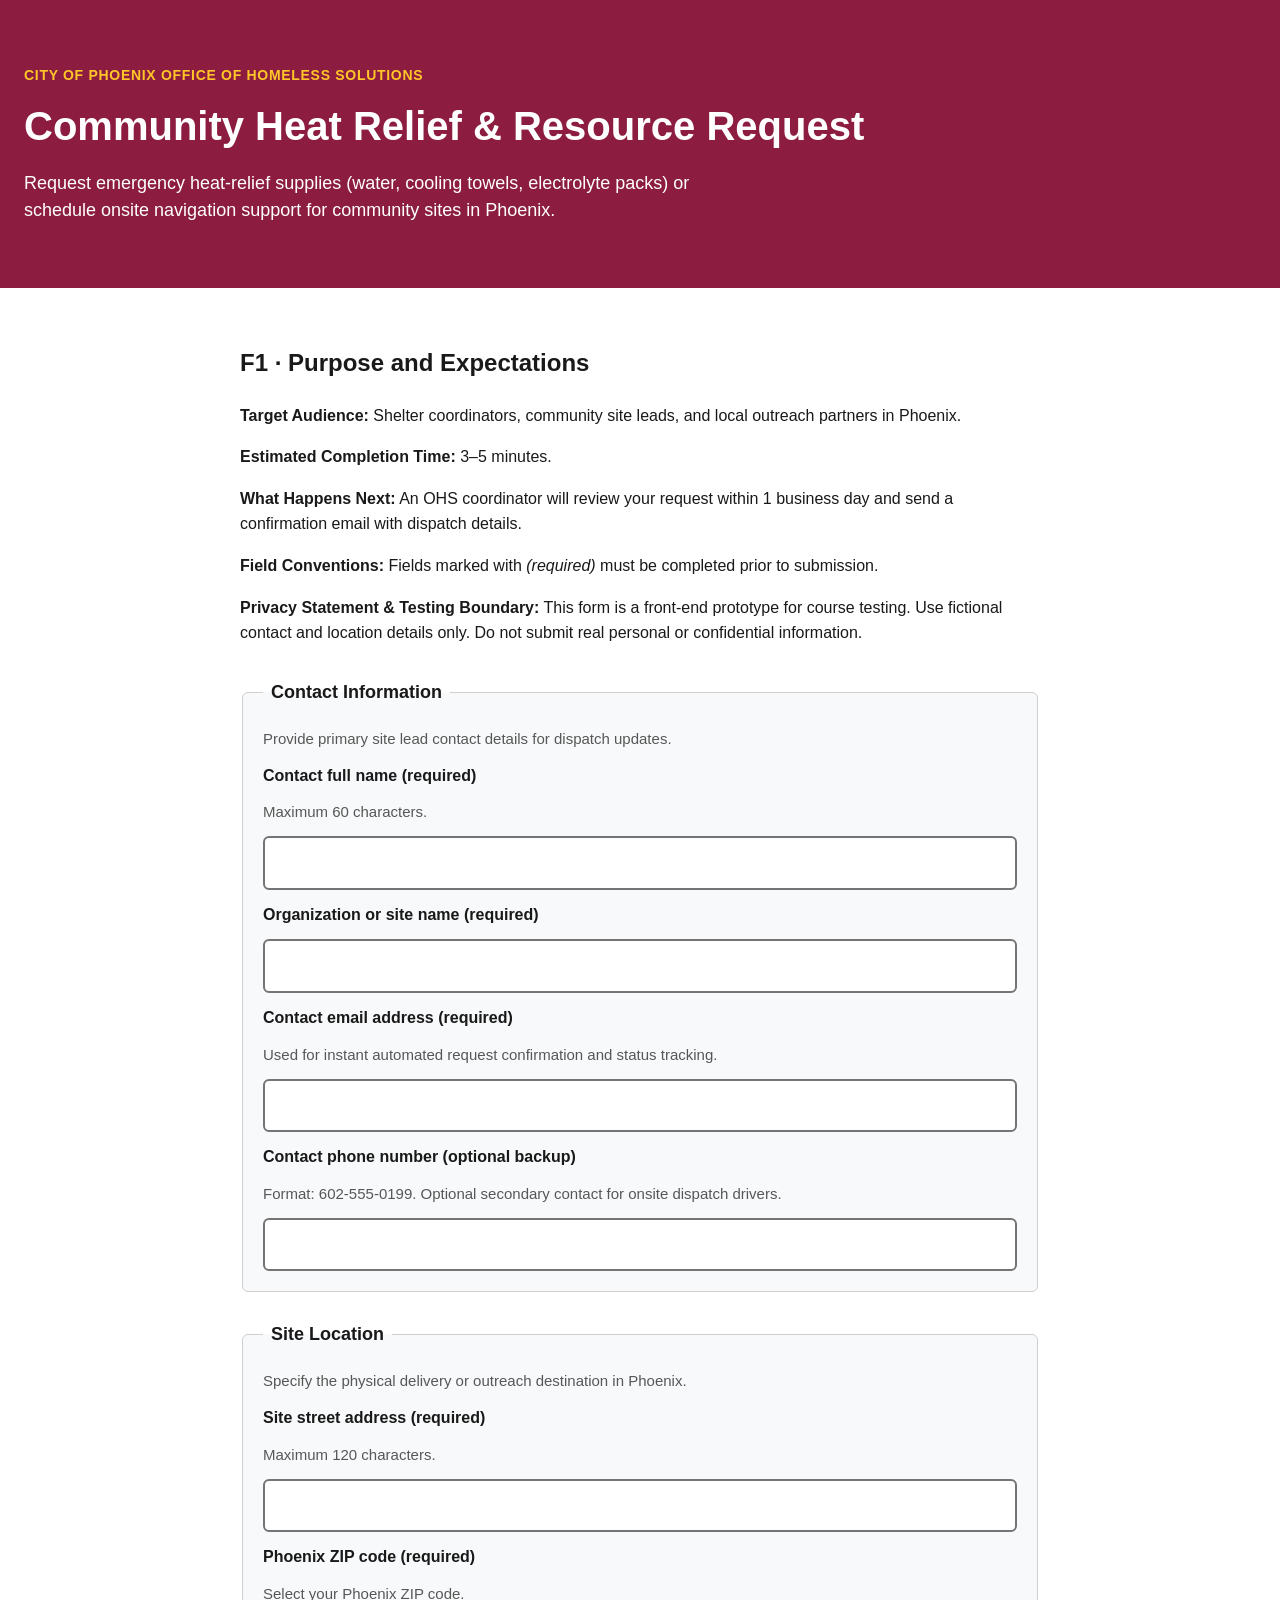
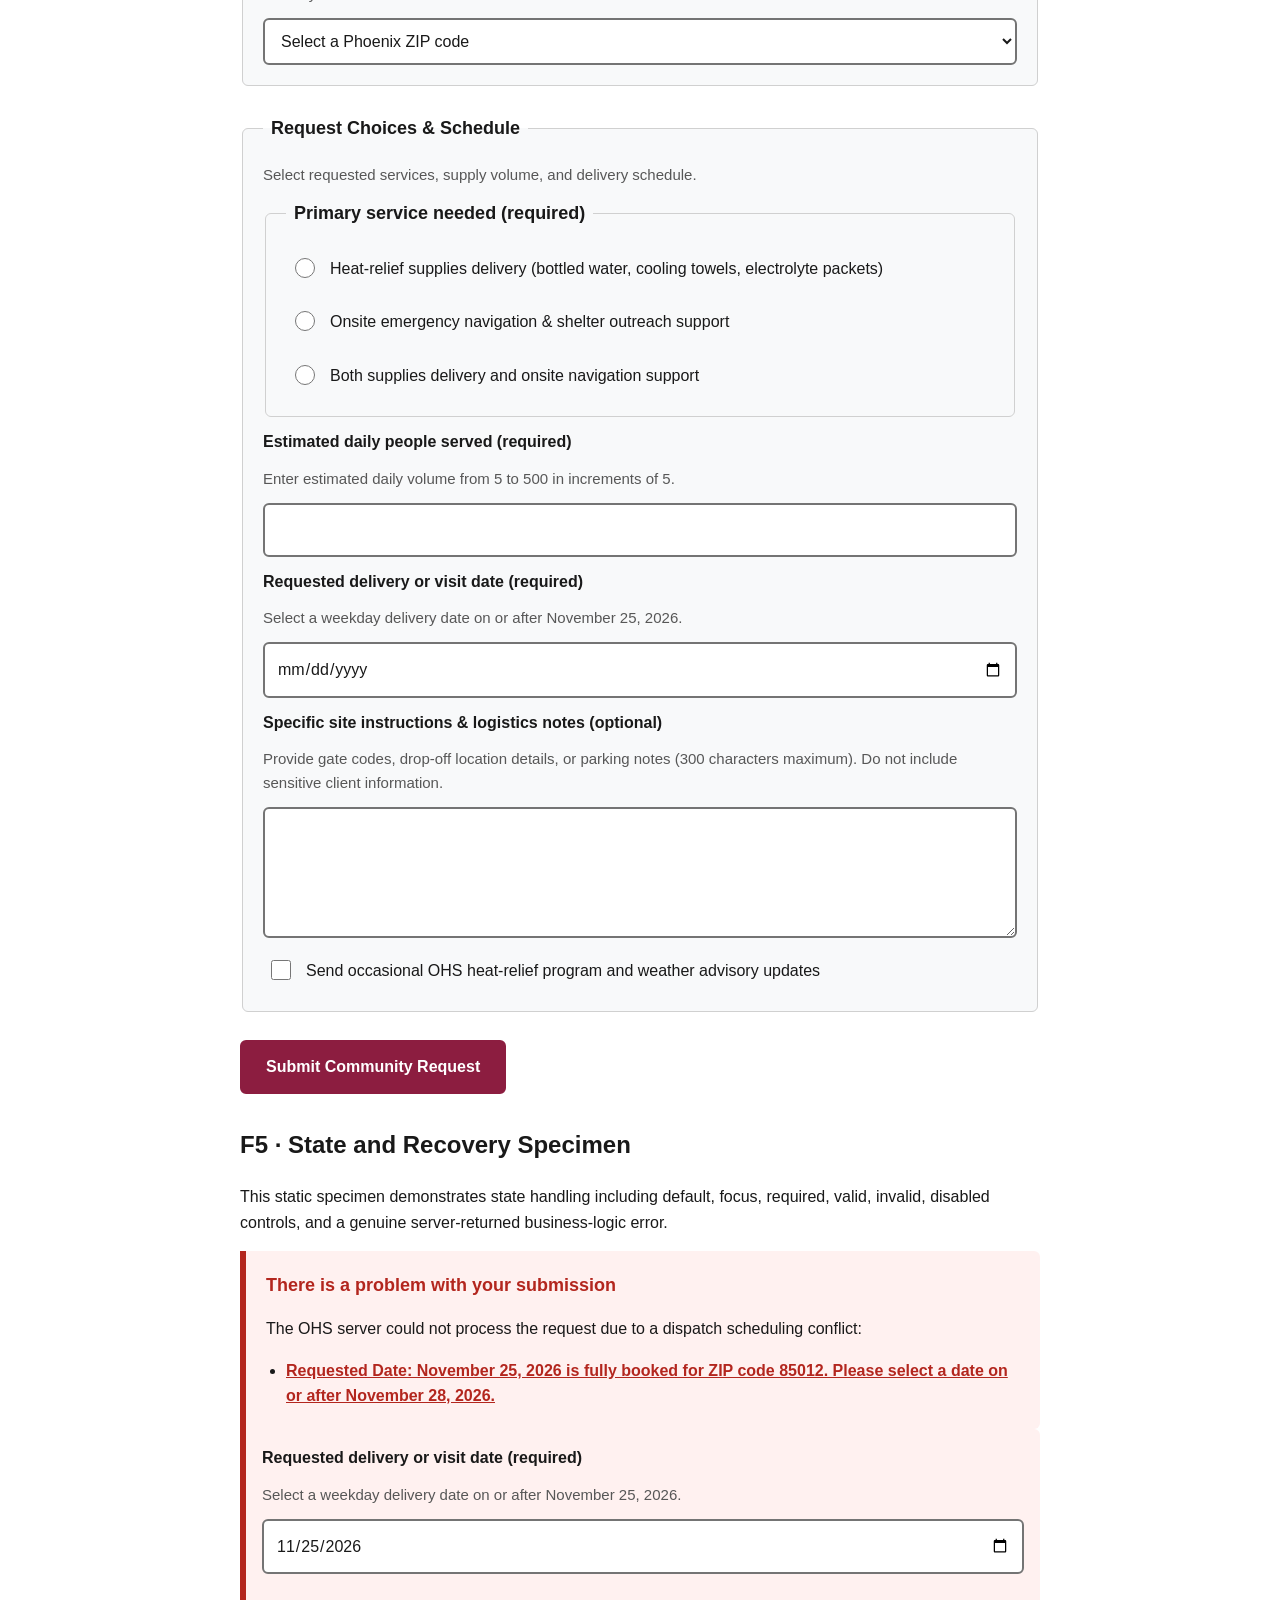
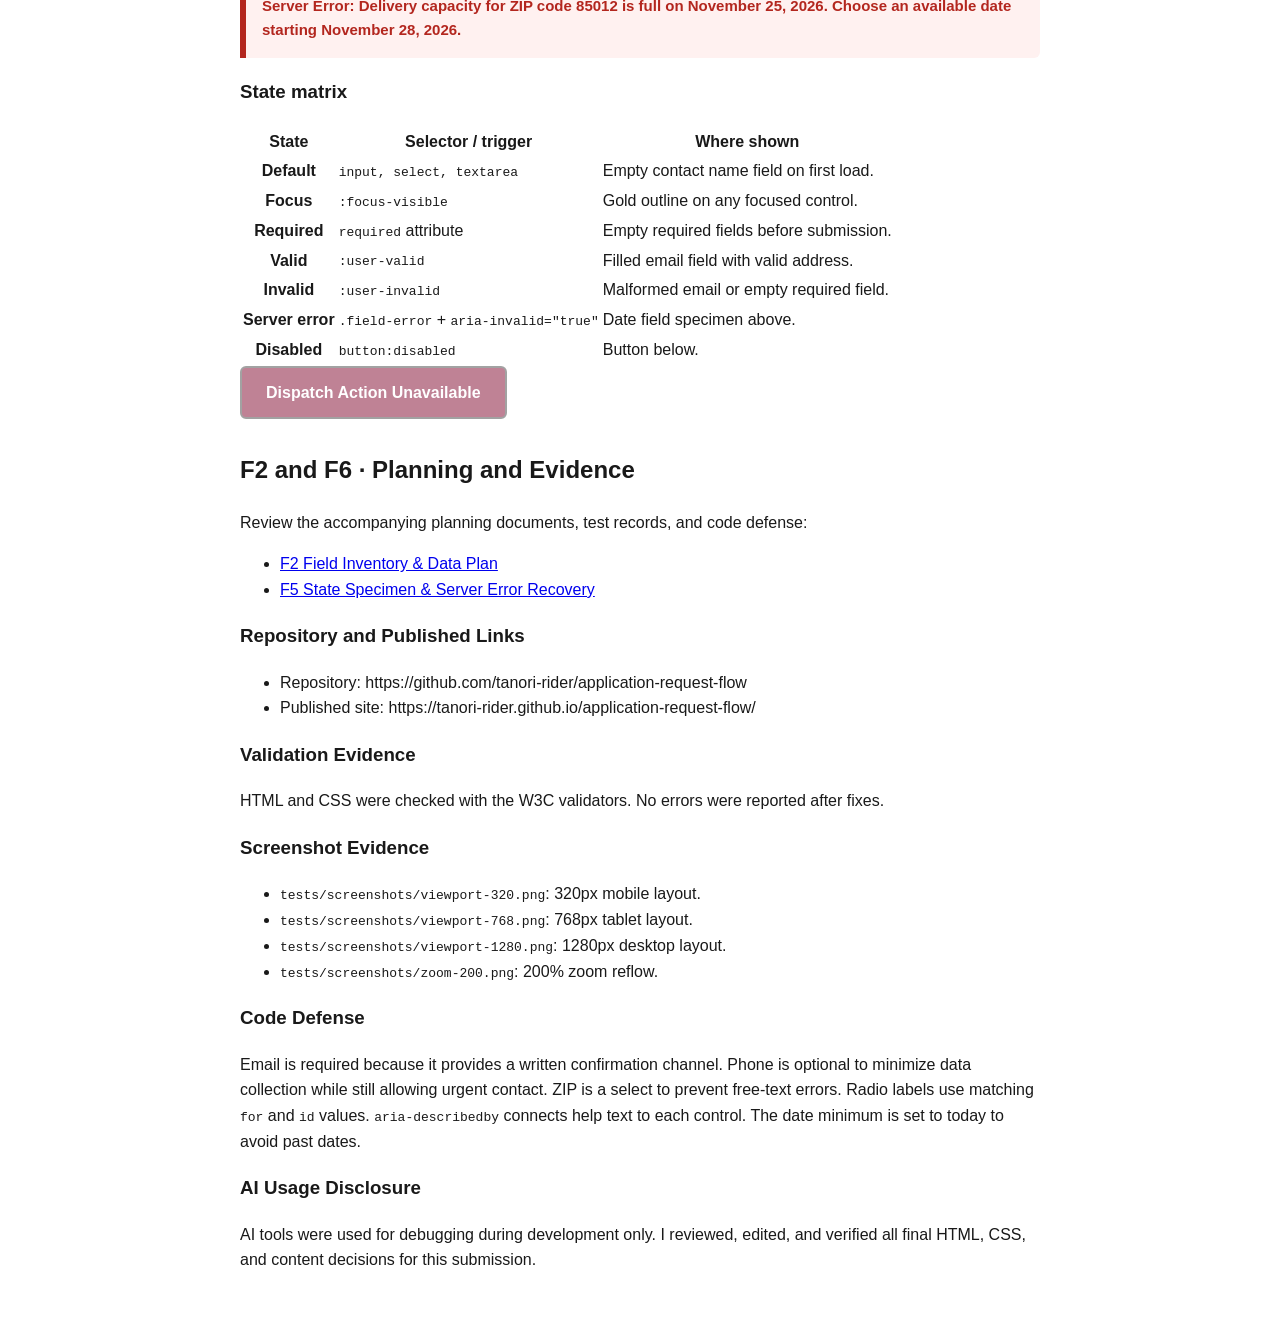
<file: index.html>
<!doctype html>
<html lang="en">
  <head>
    <meta charset="utf-8" />
    <meta name="viewport" content="width=device-width,initial-scale=1" />
    <title>City of Phoenix OHS — Heat Relief Request</title>
    <link rel="stylesheet" href="styles.css" />
  </head>
  <body>
    <header class="page-header">
      <p class="eyebrow">City of Phoenix Office of Homeless Solutions</p>
      <h1>Community Heat Relief &amp; Resource Request</h1>
      <p class="lede">
        Request emergency heat-relief supplies (water, cooling towels,
        electrolyte packs) or schedule onsite navigation support for community
        sites in Phoenix.
      </p>
    </header>

    <main>
      <section id="expectations">
        <h2>F1 · Purpose and Expectations</h2>
        <div class="expectation-card">
          <p>
            <strong>Target Audience:</strong> Shelter coordinators, community
            site leads, and local outreach partners in Phoenix.
          </p>
          <p><strong>Estimated Completion Time:</strong> 3–5 minutes.</p>
          <p>
            <strong>What Happens Next:</strong> An OHS coordinator will review
            your request within 1 business day and send a confirmation email
            with dispatch details.
          </p>
          <p>
            <strong>Field Conventions:</strong> Fields marked with
            <em>(required)</em> must be completed prior to submission.
          </p>
          <p>
            <strong>Privacy Statement &amp; Testing Boundary:</strong> This form
            is a front-end prototype for course testing. Use fictional contact
            and location details only. Do not submit real personal or
            confidential information.
          </p>
        </div>
      </section>

      <form action="" method="get">
        <fieldset>
          <legend>Contact Information</legend>
          <p class="help">
            Provide primary site lead contact details for dispatch updates.
          </p>

          <div class="field">
            <label for="contact_name">Contact full name (required)</label>
            <p class="help" id="name-help">Maximum 60 characters.</p>
            <input
              id="contact_name"
              name="contact_name"
              type="text"
              autocomplete="name"
              maxlength="60"
              aria-describedby="name-help"
              required
            />
          </div>

          <div class="field">
            <label for="organization"
              >Organization or site name (required)</label
            >
            <input
              id="organization"
              name="organization"
              type="text"
              autocomplete="organization"
              maxlength="80"
              required
            />
          </div>

          <div class="field">
            <label for="email">Contact email address (required)</label>
            <p class="help" id="email-help">
              Used for instant automated request confirmation and status
              tracking.
            </p>
            <input
              id="email"
              name="email"
              type="email"
              autocomplete="email"
              inputmode="email"
              aria-describedby="email-help"
              required
            />
          </div>

          <div class="field">
            <label for="phone">Contact phone number (optional backup)</label>
            <p class="help" id="phone-help">
              Format: 602-555-0199. Optional secondary contact for onsite
              dispatch drivers.
            </p>
            <input
              id="phone"
              name="phone"
              type="tel"
              autocomplete="tel"
              inputmode="tel"
              aria-describedby="phone-help"
              pattern="^\d{3}-\d{3}-\d{4}$"
            />
          </div>
        </fieldset>

        <fieldset>
          <legend>Site Location</legend>
          <p class="help">
            Specify the physical delivery or outreach destination in Phoenix.
          </p>

          <div class="field">
            <label for="site_address">Site street address (required)</label>
            <p class="help" id="address-help">Maximum 120 characters.</p>
            <input
              id="site_address"
              name="site_address"
              type="text"
              autocomplete="street-address"
              maxlength="120"
              aria-describedby="address-help"
              required
            />
          </div>

          <div class="field">
            <label for="zip_code">Phoenix ZIP code (required)</label>
            <p class="help" id="zip-help">Select your Phoenix ZIP code.</p>
            <select
              id="zip_code"
              name="zip_code"
              autocomplete="postal-code"
              aria-describedby="zip-help"
              required
            >
              <option value="">Select a Phoenix ZIP code</option>
              <option value="85003">85003 — Downtown Phoenix</option>
              <option value="85004">85004 — Central City</option>
              <option value="85006">85006 — Garfield / East Phoenix</option>
              <option value="85007">85007 — Capitol / West Phoenix</option>
              <option value="85008">85008 — Gateway / East Thomas</option>
              <option value="85009">85009 — Encanto / West Phoenix</option>
              <option value="85012">85012 — Midtown Phoenix</option>
              <option value="85013">85013 — Uptown / Camelback</option>
              <option value="85014">85014 — North Central</option>
              <option value="85015">85015 — Alhambra</option>
            </select>
          </div>
        </fieldset>

        <fieldset>
          <legend>Request Choices &amp; Schedule</legend>
          <p class="help">
            Select requested services, supply volume, and delivery schedule.
          </p>

          <div class="field">
            <fieldset class="option-group">
              <legend>Primary service needed (required)</legend>
              <label class="choice" for="service_supplies">
                <input
                  type="radio"
                  id="service_supplies"
                  name="service_type"
                  value="supplies"
                  required
                />
                Heat-relief supplies delivery (bottled water, cooling towels,
                electrolyte packets)
              </label>
              <label class="choice" for="service_navigation">
                <input
                  type="radio"
                  id="service_navigation"
                  name="service_type"
                  value="navigation"
                />
                Onsite emergency navigation &amp; shelter outreach support
              </label>
              <label class="choice" for="service_both">
                <input
                  type="radio"
                  id="service_both"
                  name="service_type"
                  value="both"
                />
                Both supplies delivery and onsite navigation support
              </label>
            </fieldset>
          </div>

          <div class="field">
            <label for="daily_count"
              >Estimated daily people served (required)</label
            >
            <p class="help" id="count-help">
              Enter estimated daily volume from 5 to 500 in increments of 5.
            </p>
            <input
              id="daily_count"
              name="daily_count"
              type="number"
              min="5"
              max="500"
              step="5"
              inputmode="numeric"
              aria-describedby="count-help"
              required
            />
          </div>

          <div class="field">
            <label for="request_date"
              >Requested delivery or visit date (required)</label
            >
            <p class="help" id="date-help">
              Select a weekday delivery date on or after November 25, 2026.
            </p>
            <input
              id="request_date"
              name="request_date"
              type="date"
              min="2026-11-25"
              aria-describedby="date-help"
              required
            />
          </div>

          <div class="field">
            <label for="site_notes"
              >Specific site instructions &amp; logistics notes
              (optional)</label
            >
            <p class="help" id="notes-help">
              Provide gate codes, drop-off location details, or parking notes
              (300 characters maximum). Do not include sensitive client
              information.
            </p>
            <textarea
              id="site_notes"
              name="site_notes"
              rows="4"
              maxlength="300"
              aria-describedby="notes-help"
            ></textarea>
          </div>

          <div class="field">
            <label class="choice" for="updates">
              <input id="updates" name="updates" value="yes" type="checkbox" />
              Send occasional OHS heat-relief program and weather advisory
              updates
            </label>
          </div>
        </fieldset>

        <button type="submit">Submit Community Request</button>
      </form>

      <section id="states">
        <h2>F5 · State and Recovery Specimen</h2>
        <p>
          This static specimen demonstrates state handling including default,
          focus, required, valid, invalid, disabled controls, and a genuine
          server-returned business-logic error.
        </p>

        <div
          class="error-summary"
          role="alert"
          aria-labelledby="server-error-heading"
        >
          <h3 id="server-error-heading">
            There is a problem with your submission
          </h3>
          <p>
            The OHS server could not process the request due to a dispatch
            scheduling conflict:
          </p>
          <ul>
            <li>
              <a href="#server-error-date"
                >Requested Date: November 25, 2026 is fully booked for ZIP code
                85012. Please select a date on or after November 28, 2026.</a
              >
            </li>
          </ul>
        </div>

        <div class="field field-error">
          <label for="server-error-date"
            >Requested delivery or visit date (required)</label
          >
          <p class="help" id="server-date-help">
            Select a weekday delivery date on or after November 25, 2026.
          </p>
          <input
            id="server-error-date"
            name="request_date_specimen"
            type="date"
            value="2026-11-25"
            aria-invalid="true"
            aria-describedby="server-error-msg server-date-help"
          />
          <p id="server-error-msg" class="error-message">
            <strong>Server Error:</strong> Delivery capacity for ZIP code 85012
            is full on November 25, 2026. Choose an available date starting
            November 28, 2026.
          </p>
        </div>

        <h3>State matrix</h3>
        <table>
          <thead>
            <tr>
              <th scope="col">State</th>
              <th scope="col">Selector / trigger</th>
              <th scope="col">Where shown</th>
            </tr>
          </thead>
          <tbody>
            <tr>
              <th scope="row">Default</th>
              <td><code>input, select, textarea</code></td>
              <td>Empty contact name field on first load.</td>
            </tr>
            <tr>
              <th scope="row">Focus</th>
              <td><code>:focus-visible</code></td>
              <td>Gold outline on any focused control.</td>
            </tr>
            <tr>
              <th scope="row">Required</th>
              <td><code>required</code> attribute</td>
              <td>Empty required fields before submission.</td>
            </tr>
            <tr>
              <th scope="row">Valid</th>
              <td><code>:user-valid</code></td>
              <td>Filled email field with valid address.</td>
            </tr>
            <tr>
              <th scope="row">Invalid</th>
              <td><code>:user-invalid</code></td>
              <td>Malformed email or empty required field.</td>
            </tr>
            <tr>
              <th scope="row">Server error</th>
              <td>
                <code>.field-error</code> + <code>aria-invalid="true"</code>
              </td>
              <td>Date field specimen above.</td>
            </tr>
            <tr>
              <th scope="row">Disabled</th>
              <td><code>button:disabled</code></td>
              <td>Button below.</td>
            </tr>
          </tbody>
        </table>

        <div class="field">
          <button type="button" disabled>Dispatch Action Unavailable</button>
        </div>
      </section>

      <section id="documentation">
        <h2>F2 and F6 · Planning and Evidence</h2>
        <p>
          Review the accompanying planning documents, test records, and code
          defense:
        </p>
        <ul>
          <li>
            <a href="field-inventory-template.html"
              >F2 Field Inventory &amp; Data Plan</a
            >
          </li>
          <li>
            <a href="#states">F5 State Specimen &amp; Server Error Recovery</a>
          </li>
        </ul>

        <h3>Repository and Published Links</h3>
        <ul>
          <li>
            Repository: https://github.com/tanori-rider/application-request-flow
          </li>
          <li>
            Published site:
            https://tanori-rider.github.io/application-request-flow/
          </li>
        </ul>

        <h3>Validation Evidence</h3>
        <p>
          HTML and CSS were checked with the W3C validators. No errors were
          reported after fixes.
        </p>

        <h3>Screenshot Evidence</h3>
        <ul>
          <li>
            <code>tests/screenshots/viewport-320.png</code>: 320px mobile
            layout.
          </li>
          <li>
            <code>tests/screenshots/viewport-768.png</code>: 768px tablet
            layout.
          </li>
          <li>
            <code>tests/screenshots/viewport-1280.png</code>: 1280px desktop
            layout.
          </li>
          <li>
            <code>tests/screenshots/zoom-200.png</code>: 200% zoom reflow.
          </li>
        </ul>

        <h3>Code Defense</h3>
        <p>
          Email is required because it provides a written confirmation channel.
          Phone is optional to minimize data collection while still allowing
          urgent contact. ZIP is a select to prevent free-text errors. Radio
          labels use matching <code>for</code> and <code>id</code> values.
          <code>aria-describedby</code> connects help text to each control. The
          date minimum is set to today to avoid past dates.
        </p>

        <h3>AI Usage Disclosure</h3>
        <p>
          AI tools were used for debugging during development only. I reviewed,
          edited, and verified all final HTML, CSS, and content decisions for
          this submission.
        </p>
      </section>
    </main>
  </body>
</html>
</file>
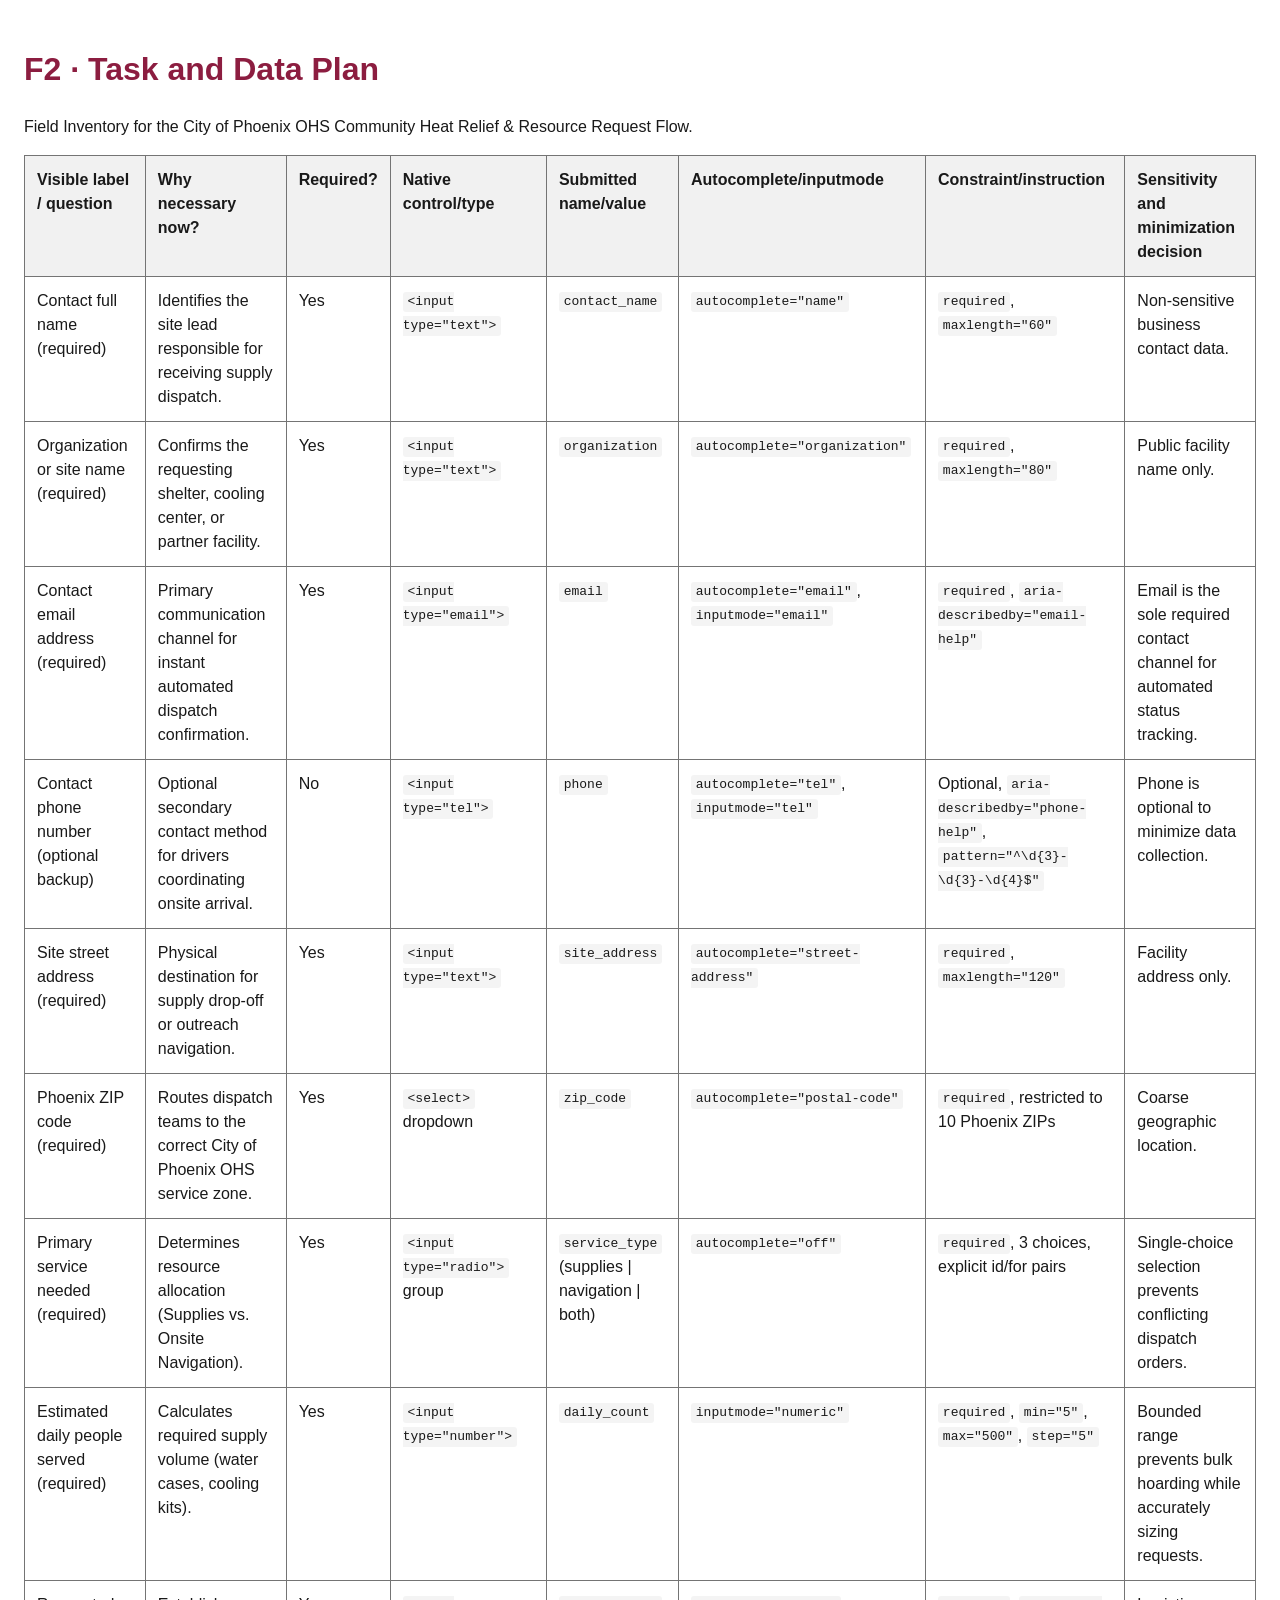
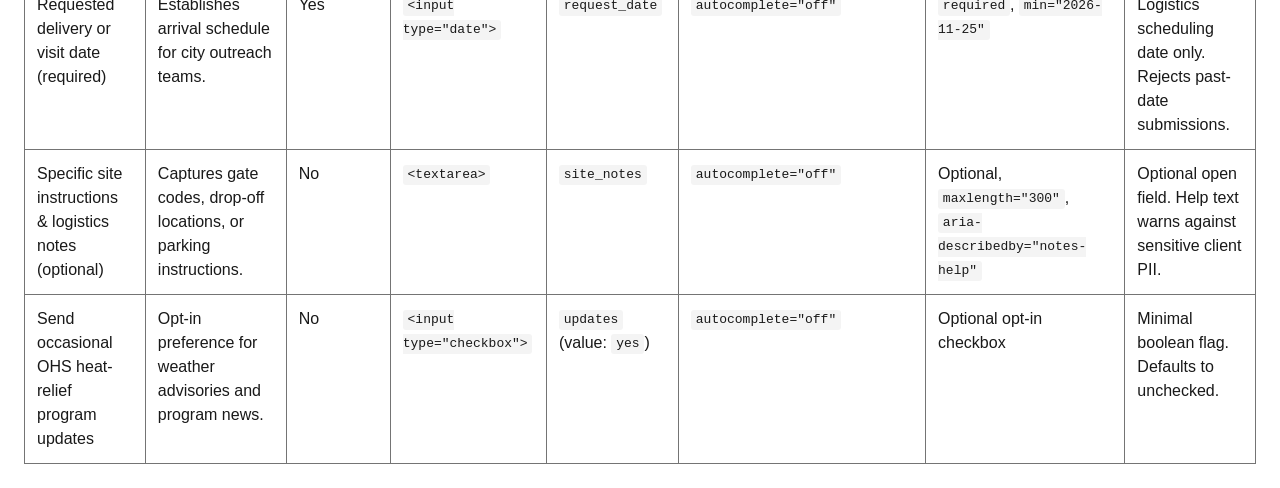
<file: field-inventory-template.html>
<!doctype html>
<html lang="en">
  <head>
    <meta charset="utf-8" />
    <meta name="viewport" content="width=device-width,initial-scale=1" />
    <title>F2 · Task and Data Plan — OHS Heat Relief Request</title>
    <style>
      body {
        font-family: Arial, sans-serif;
        line-height: 1.5;
        max-width: 85rem;
        margin: auto;
        padding: 1.5rem;
        color: #191919;
      }
      h1 {
        color: #8c1d40;
      }
      table {
        width: 100%;
        border-collapse: collapse;
        margin-top: 1rem;
      }
      th,
      td {
        padding: 0.75rem;
        border: 1px solid #747474;
        text-align: left;
        vertical-align: top;
      }
      th {
        background: #f1f1f1;
        color: #191919;
      }
      code {
        background: #f4f4f4;
        padding: 0.15rem 0.3rem;
        border-radius: 3px;
      }
    </style>
  </head>
  <body>
    <h1>F2 · Task and Data Plan</h1>
    <p>
      Field Inventory for the City of Phoenix OHS Community Heat Relief &amp;
      Resource Request Flow.
    </p>

    <table>
      <thead>
        <tr>
          <th>Visible label / question</th>
          <th>Why necessary now?</th>
          <th>Required?</th>
          <th>Native control/type</th>
          <th>Submitted name/value</th>
          <th>Autocomplete/inputmode</th>
          <th>Constraint/instruction</th>
          <th>Sensitivity and minimization decision</th>
        </tr>
      </thead>
      <tbody>
        <tr>
          <td>Contact full name (required)</td>
          <td>
            Identifies the site lead responsible for receiving supply dispatch.
          </td>
          <td>Yes</td>
          <td><code>&lt;input type="text"&gt;</code></td>
          <td><code>contact_name</code></td>
          <td><code>autocomplete="name"</code></td>
          <td><code>required</code>, <code>maxlength="60"</code></td>
          <td>Non-sensitive business contact data.</td>
        </tr>
        <tr>
          <td>Organization or site name (required)</td>
          <td>
            Confirms the requesting shelter, cooling center, or partner
            facility.
          </td>
          <td>Yes</td>
          <td><code>&lt;input type="text"&gt;</code></td>
          <td><code>organization</code></td>
          <td><code>autocomplete="organization"</code></td>
          <td><code>required</code>, <code>maxlength="80"</code></td>
          <td>Public facility name only.</td>
        </tr>
        <tr>
          <td>Contact email address (required)</td>
          <td>
            Primary communication channel for instant automated dispatch
            confirmation.
          </td>
          <td>Yes</td>
          <td><code>&lt;input type="email"&gt;</code></td>
          <td><code>email</code></td>
          <td>
            <code>autocomplete="email"</code>, <code>inputmode="email"</code>
          </td>
          <td>
            <code>required</code>, <code>aria-describedby="email-help"</code>
          </td>
          <td>
            Email is the sole required contact channel for automated status
            tracking.
          </td>
        </tr>
        <tr>
          <td>Contact phone number (optional backup)</td>
          <td>
            Optional secondary contact method for drivers coordinating onsite
            arrival.
          </td>
          <td>No</td>
          <td><code>&lt;input type="tel"&gt;</code></td>
          <td><code>phone</code></td>
          <td><code>autocomplete="tel"</code>, <code>inputmode="tel"</code></td>
          <td>
            Optional, <code>aria-describedby="phone-help"</code>,
            <code>pattern="^\d{3}-\d{3}-\d{4}$"</code>
          </td>
          <td>Phone is optional to minimize data collection.</td>
        </tr>
        <tr>
          <td>Site street address (required)</td>
          <td>
            Physical destination for supply drop-off or outreach navigation.
          </td>
          <td>Yes</td>
          <td><code>&lt;input type="text"&gt;</code></td>
          <td><code>site_address</code></td>
          <td><code>autocomplete="street-address"</code></td>
          <td><code>required</code>, <code>maxlength="120"</code></td>
          <td>Facility address only.</td>
        </tr>
        <tr>
          <td>Phoenix ZIP code (required)</td>
          <td>
            Routes dispatch teams to the correct City of Phoenix OHS service
            zone.
          </td>
          <td>Yes</td>
          <td><code>&lt;select&gt;</code> dropdown</td>
          <td><code>zip_code</code></td>
          <td><code>autocomplete="postal-code"</code></td>
          <td><code>required</code>, restricted to 10 Phoenix ZIPs</td>
          <td>Coarse geographic location.</td>
        </tr>
        <tr>
          <td>Primary service needed (required)</td>
          <td>
            Determines resource allocation (Supplies vs. Onsite Navigation).
          </td>
          <td>Yes</td>
          <td><code>&lt;input type="radio"&gt;</code> group</td>
          <td><code>service_type</code> (supplies | navigation | both)</td>
          <td><code>autocomplete="off"</code></td>
          <td><code>required</code>, 3 choices, explicit id/for pairs</td>
          <td>Single-choice selection prevents conflicting dispatch orders.</td>
        </tr>
        <tr>
          <td>Estimated daily people served (required)</td>
          <td>
            Calculates required supply volume (water cases, cooling kits).
          </td>
          <td>Yes</td>
          <td><code>&lt;input type="number"&gt;</code></td>
          <td><code>daily_count</code></td>
          <td><code>inputmode="numeric"</code></td>
          <td>
            <code>required</code>, <code>min="5"</code>, <code>max="500"</code>,
            <code>step="5"</code>
          </td>
          <td>
            Bounded range prevents bulk hoarding while accurately sizing
            requests.
          </td>
        </tr>
        <tr>
          <td>Requested delivery or visit date (required)</td>
          <td>Establishes arrival schedule for city outreach teams.</td>
          <td>Yes</td>
          <td><code>&lt;input type="date"&gt;</code></td>
          <td><code>request_date</code></td>
          <td><code>autocomplete="off"</code></td>
          <td><code>required</code>, <code>min="2026-11-25"</code></td>
          <td>
            Logistics scheduling date only. Rejects past-date submissions.
          </td>
        </tr>
        <tr>
          <td>Specific site instructions &amp; logistics notes (optional)</td>
          <td>
            Captures gate codes, drop-off locations, or parking instructions.
          </td>
          <td>No</td>
          <td><code>&lt;textarea&gt;</code></td>
          <td><code>site_notes</code></td>
          <td><code>autocomplete="off"</code></td>
          <td>
            Optional, <code>maxlength="300"</code>,
            <code>aria-describedby="notes-help"</code>
          </td>
          <td>
            Optional open field. Help text warns against sensitive client PII.
          </td>
        </tr>
        <tr>
          <td>Send occasional OHS heat-relief program updates</td>
          <td>Opt-in preference for weather advisories and program news.</td>
          <td>No</td>
          <td><code>&lt;input type="checkbox"&gt;</code></td>
          <td><code>updates</code> (value: <code>yes</code>)</td>
          <td><code>autocomplete="off"</code></td>
          <td>Optional opt-in checkbox</td>
          <td>Minimal boolean flag. Defaults to unchecked.</td>
        </tr>
      </tbody>
    </table>
  </body>
</html>
</file>
<file: styles.css>
:root {
  --color-action: #8c1d40;
  --color-action-hover: #60142c;
  --color-accent: #ffc627;
  --color-text: #191919;
  --color-surface: #ffffff;
  --color-surface-subtle: #f8f9fa;
  --color-border: #747474;
  --color-muted: #575757;
  --color-error: #b3261e;
  --color-error-bg: #fff1f0;
  --color-valid: #137333;
  --color-valid-bg: #e6f4ea;
  --space-3: 1rem;
  --space-4: 1.5rem;
  --radius: 0.375rem;
  --measure: 68ch;
}

*,
*::before,
*::after {
  box-sizing: border-box;
}

body {
  margin: 0;
  font-family: Arial, Helvetica, sans-serif;
  line-height: 1.6;
  color: var(--color-text);
  background: var(--color-surface);
}

.page-header {
  padding: clamp(2rem, 5vw, 4rem) 1.5rem;
  background: var(--color-action);
  color: #ffffff;
}

.eyebrow {
  margin: 0 0 0.5rem 0;
  color: var(--color-accent);
  font-weight: 700;
  text-transform: uppercase;
  letter-spacing: 0.05em;
  font-size: 0.875rem;
}

.page-header h1 {
  margin: 0 0 0.75rem 0;
  font-size: clamp(1.75rem, 4vw, 2.5rem);
}

.lede {
  max-width: var(--measure);
  margin: 0;
  font-size: 1.125rem;
  line-height: 1.5;
}

main {
  max-width: 52rem;
  margin: 0 auto;
  padding: var(--space-4) 1rem;
}

section,
form {
  margin-block: 2rem;
}

form,
fieldset,
.field {
  display: grid;
  gap: 0.75rem;
}

form {
  gap: 1.75rem;
}

fieldset {
  padding: 1.25rem;
  border: 1px solid #d0d0d0;
  border-radius: var(--radius);
  background: var(--color-surface-subtle);
}

legend,
label {
  font-weight: 700;
  color: var(--color-text);
}

legend {
  padding-inline: 0.5rem;
  font-size: 1.125rem;
}

.help {
  margin: 0;
  font-size: 0.9375rem;
  color: var(--color-muted);
}

input,
select,
textarea,
button {
  font: inherit;
}

input:not([type="radio"]):not([type="checkbox"]),
select,
textarea {
  width: 100%;
  padding: 0.75rem;
  border: 2px solid var(--color-border);
  border-radius: var(--radius);
  background-color: var(--color-surface);
  color: var(--color-text);
  transition: border-color 0.15s ease-in-out, box-shadow 0.15s ease-in-out;
}

textarea {
  min-height: 8rem;
  resize: vertical;
}

.choice {
  display: flex;
  gap: 0.75rem;
  align-items: flex-start;
  padding: 0.5rem 0.25rem;
  cursor: pointer;
  font-weight: normal;
}

.choice input[type="radio"],
.choice input[type="checkbox"] {
  inline-size: 1.25rem;
  block-size: 1.25rem;
  margin-top: 0.125rem;
  flex-shrink: 0;
  accent-color: var(--color-action);
}

:focus-visible {
  outline: 0.25rem solid var(--color-accent);
  outline-offset: 0.2rem;
  box-shadow: 0 0 0 0.25rem rgba(140, 29, 64, 0.25);
}

input:not([type="radio"]):not([type="checkbox"]):user-invalid,
select:user-invalid,
textarea:user-invalid {
  border-color: var(--color-error);
  background-color: var(--color-error-bg);
}

input:not([type="radio"]):not([type="checkbox"]):user-valid,
select:user-valid,
textarea:user-valid {
  border-color: var(--color-valid);
}

button {
  justify-self: start;
  min-height: 44px;
  padding: 0.75rem 1.5rem;
  background-color: var(--color-action);
  color: #ffffff;
  border: 2px solid var(--color-action);
  border-radius: var(--radius);
  font-weight: 700;
  cursor: pointer;
  transition: background-color 0.15s ease, border-color 0.15s ease;
}

button:hover:not(:disabled) {
  background-color: var(--color-action-hover);
  border-color: var(--color-action-hover);
}

button:disabled {
  opacity: 0.55;
  cursor: not-allowed;
  border-color: var(--color-muted);
}

.error-summary {
  padding: 1.25rem;
  border-left: 0.4rem solid var(--color-error);
  background-color: var(--color-error-bg);
  border-radius: 0 var(--radius) var(--radius) 0;
}

.error-summary h3 {
  margin: 0 0 0.5rem 0;
  color: var(--color-error);
  font-size: 1.125rem;
}

.error-summary ul {
  margin: 0;
  padding-left: 1.25rem;
}

.error-summary a {
  color: var(--color-error);
  font-weight: 700;
  text-decoration: underline;
}

.error-summary a:hover,
.error-summary a:focus-visible {
  color: #721c24;
}

.field-error {
  padding: 1rem;
  border-left: 0.4rem solid var(--color-error);
  background-color: var(--color-error-bg);
  border-radius: 0 var(--radius) var(--radius) 0;
}

.field-error input {
  border-color: var(--color-error);
}

.error-message {
  margin: 0.5rem 0 0 0;
  color: var(--color-error);
  font-weight: 700;
  font-size: 0.9375rem;
}
</file>
